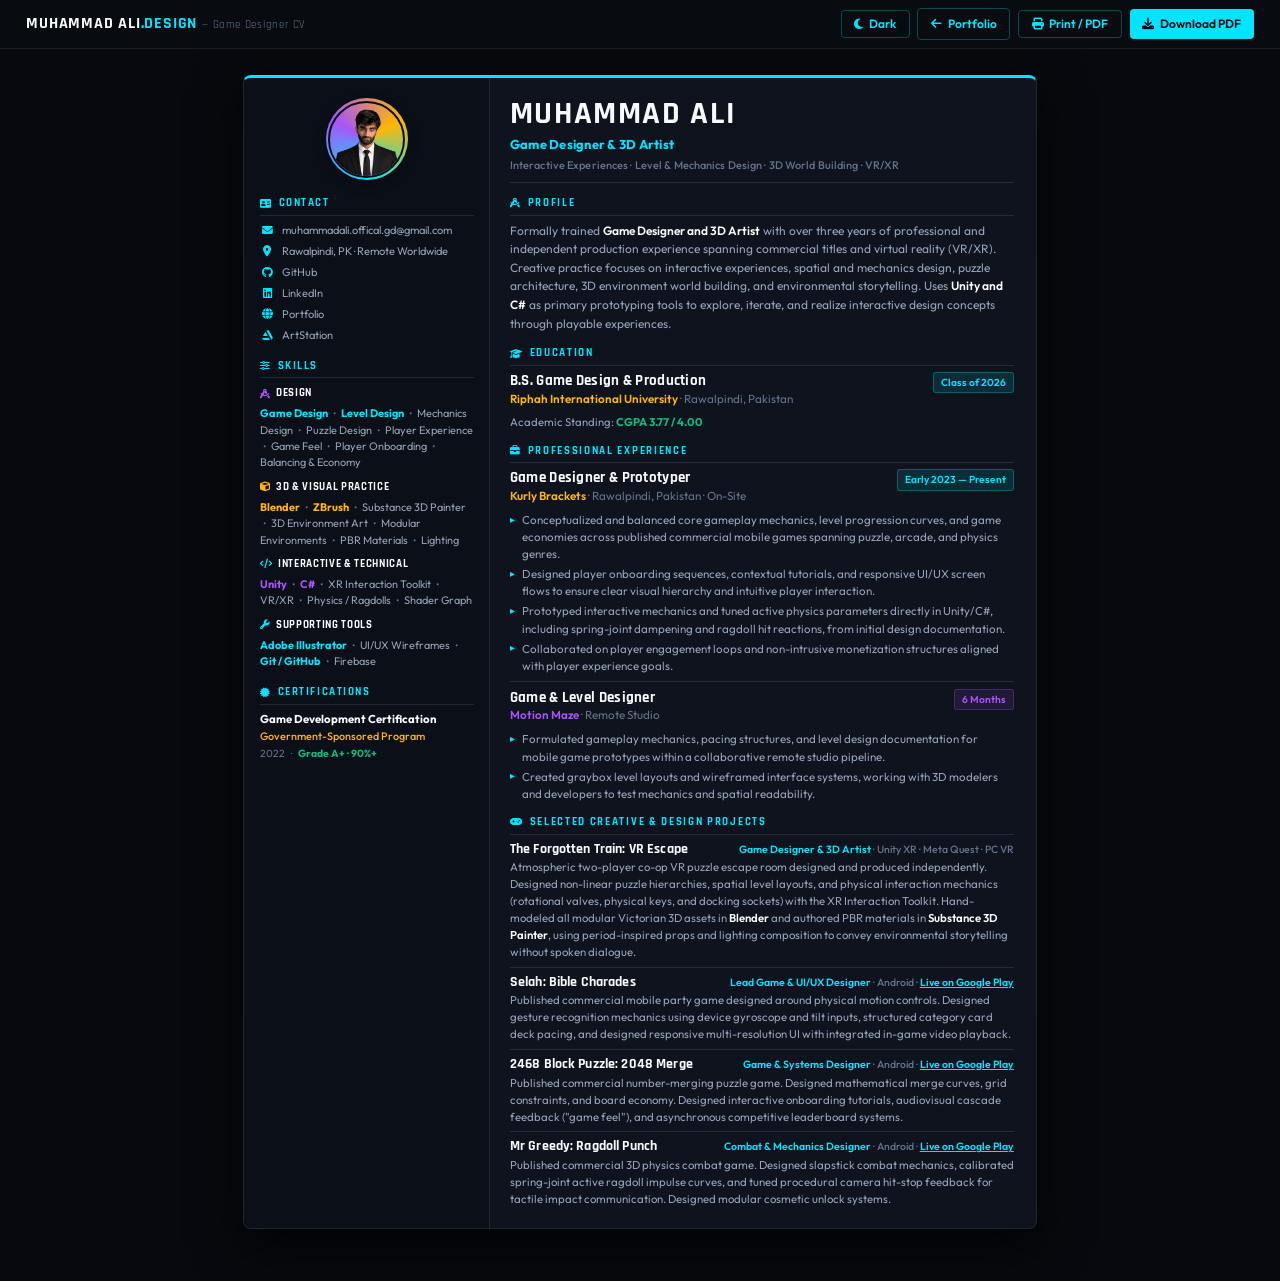
<file: cv.html>
<!DOCTYPE html>
<html lang="en">
<head>
  <meta charset="UTF-8">
  <meta name="viewport" content="width=device-width, initial-scale=1.0">
  <meta name="description" content="Muhammad Ali — Game Designer &amp; 3D Artist | Interactive Experiences · Level &amp; Mechanics Design · 3D World Building · VR/XR. Curriculum Vitae.">
  <meta http-equiv="Cache-Control" content="no-cache, no-store, must-revalidate">
  <meta http-equiv="Pragma" content="no-cache">
  <meta http-equiv="Expires" content="0">
  <title>Muhammad Ali — Game Designer &amp; 3D Artist CV</title>

  <!-- Early Theme Detection to match portfolio and prevent FOUC -->
  <script>
    (function() {
      try {
        const savedTheme = localStorage.getItem('portfolio-theme');
        if (savedTheme === 'light') {
          document.documentElement.setAttribute('data-theme', 'light');
        } else {
          document.documentElement.setAttribute('data-theme', 'dark');
        }
      } catch (e) {}
    })();
  </script>

  <link rel="preconnect" href="https://fonts.googleapis.com">
  <link rel="preconnect" href="https://fonts.gstatic.com" crossorigin>
  <link href="https://fonts.googleapis.com/css2?family=Outfit:wght@300;400;500;600;700&family=Rajdhani:wght@600;700;800&display=swap" rel="stylesheet">
  <link rel="stylesheet" href="https://cdnjs.cloudflare.com/ajax/libs/font-awesome/6.4.0/css/all.min.css">

  <style>
    /* ============================================================
       THEME VARIABLES
       Default / Dark Mode:
       ============================================================ */
    :root,
    [data-theme="dark"] {
      --bg-page:        #07090e;
      --bg-sidebar:     #0b0f17;
      --bg-main:        #0e131d;
      --bg-card:        rgba(255, 255, 255, 0.035);
      --bg-bar:         rgba(9, 12, 18, 0.94);
      --box-shadow:     0 16px 52px rgba(0, 0, 0, 0.75);

      /* Accents */
      --cyan:           #00e5ff;
      --cyan-dim:       rgba(0, 229, 255, 0.12);
      --cyan-border:    rgba(0, 229, 255, 0.28);
      --amber:          #ffb703;
      --amber-dim:      rgba(255, 183, 3, 0.12);
      --amber-border:   rgba(255, 183, 3, 0.26);
      --purple:         #a855f7;
      --purple-dim:     rgba(168, 85, 247, 0.12);
      --purple-border:  rgba(168, 85, 247, 0.26);
      --green:          #10b981;
      --green-dim:      rgba(16, 185, 129, 0.12);

      /* Text */
      --t-hi:           #f8fafc;
      --t-body:         #94a3b8;
      --t-dim:          #64748b;
      --t-inv:          #07090e;

      /* Borders */
      --b-soft:         rgba(255, 255, 255, 0.08);
      --b-rule:         rgba(255, 255, 255, 0.10);
      --photo-border:   #0b0f17;
    }

    /* ============================================================
       LIGHT THEME
       ============================================================ */
    [data-theme="light"] {
      --bg-page:        #f1f5f9;
      --bg-sidebar:     #f8fafc;
      --bg-main:        #ffffff;
      --bg-card:        #f1f5f9;
      --bg-bar:         rgba(255, 255, 255, 0.96);
      --box-shadow:     0 12px 36px rgba(15, 23, 42, 0.08);

      /* High-Contrast Accessible Accents */
      --cyan:           #0284c7;
      --cyan-dim:       rgba(2, 132, 199, 0.10);
      --cyan-border:    rgba(2, 132, 199, 0.28);
      --amber:          #b45309;
      --amber-dim:      rgba(180, 83, 9, 0.10);
      --amber-border:   rgba(180, 83, 9, 0.28);
      --purple:         #7c3aed;
      --purple-dim:     rgba(124, 58, 237, 0.10);
      --purple-border:  rgba(124, 58, 237, 0.28);
      --green:          #059669;
      --green-dim:      rgba(5, 150, 105, 0.10);

      /* Typography */
      --t-hi:           #090d16;
      --t-body:         #334155;
      --t-dim:          #64748b;
      --t-inv:          #ffffff;

      /* Borders */
      --b-soft:         #e2e8f0;
      --b-rule:         #e2e8f0;
      --photo-border:   #f8fafc;
    }

    /* Layout Constants */
    :root {
      --f-head:       'Rajdhani', sans-serif;
      --f-body:       'Outfit', -apple-system, BlinkMacSystemFont, 'Segoe UI', Roboto, sans-serif;
      --r-sm:         4px;
      --r-md:         8px;
      --page-w:       210mm;
      --sidebar-w:    65mm;
    }

    /* Reset */
    *, *::before, *::after { box-sizing: border-box; margin: 0; padding: 0; }

    html {
      font-size: 15px;
      -webkit-font-smoothing: antialiased;
      -moz-osx-font-smoothing: grayscale;
    }

    body {
      font-family: var(--f-body);
      background: var(--bg-page);
      color: var(--t-body);
      line-height: 1.5;
      transition: background-color 0.25s ease, color 0.25s ease;
    }

    a {
      color: var(--cyan);
      text-decoration: none;
      transition: color 0.15s ease;
    }
    a:hover { text-decoration: underline; }
    ul { list-style: none; }

    /* ============================================================
       WEB ACTION BAR (Hidden in Print)
       ============================================================ */
    .web-bar {
      position: sticky; top: 0; z-index: 50;
      display: flex; align-items: center; justify-content: space-between;
      padding: 0.55rem 1.75rem;
      background: var(--bg-bar);
      backdrop-filter: blur(12px);
      -webkit-backdrop-filter: blur(12px);
      border-bottom: 1px solid var(--b-soft);
      gap: 1rem;
    }
    .web-bar-brand {
      font-family: var(--f-head); font-size: 1.05rem; font-weight: 700;
      color: var(--t-hi); letter-spacing: 0.05em;
    }
    .web-bar-brand span { color: var(--cyan); }
    .web-bar-actions { display: flex; gap: 0.5rem; align-items: center; }
    .wb-btn {
      display: inline-flex; align-items: center; gap: 0.38rem;
      padding: 0.38rem 0.85rem; border-radius: var(--r-sm);
      font-family: var(--f-body); font-size: 0.8rem; font-weight: 600;
      cursor: pointer; border: none; transition: all 0.2s ease; text-decoration: none;
    }
    .wb-outline {
      background: transparent; border: 1px solid var(--cyan-border); color: var(--cyan);
    }
    .wb-outline:hover { background: var(--cyan-dim); text-decoration: none; }
    .wb-solid { background: var(--cyan); color: var(--t-inv); }
    .wb-solid:hover { background: #00b4d8; text-decoration: none; }

    /* ============================================================
       PAGE CONTAINER
       ============================================================ */
    .page-wrap {
      display: flex; justify-content: center; align-items: flex-start;
      padding: 1.75rem 1rem 3.5rem;
    }

    /* ============================================================
       A4 CV SHEET
       210mm x 297mm exactly
       ============================================================ */
    .cv-sheet {
      width: var(--page-w);
      min-height: 297mm;
      display: grid;
      grid-template-columns: var(--sidebar-w) 1fr;
      background: var(--bg-main);
      box-shadow: var(--box-shadow);
      border: 1px solid var(--b-soft);
      border-top: 3.5px solid var(--cyan);
      border-radius: var(--r-md);
      overflow: hidden;
      position: relative;
    }

    /* ============================================================
       SIDEBAR
       ============================================================ */
    .cv-sidebar {
      background: var(--bg-sidebar);
      border-right: 1px solid var(--b-rule);
      padding: 20px 15px 20px 16px;
      display: flex;
      flex-direction: column;
      gap: 15px;
    }

    /* Photo & Availability */
    .photo-wrap {
      display: flex;
      flex-direction: column;
      align-items: center;
      gap: 8px;
    }
    .photo-ring {
      width: 82px;
      height: 82px;
      border-radius: 50%;
      padding: 2.5px;
      background: conic-gradient(from 180deg, var(--cyan), var(--purple), var(--amber), var(--cyan));
      flex-shrink: 0;
      box-shadow: 0 4px 12px rgba(0, 0, 0, 0.25);
    }
    .photo-ring img {
      width: 100%;
      height: 100%;
      border-radius: 50%;
      object-fit: cover;
      object-position: center top;
      display: block;
      border: 2px solid var(--bg-sidebar);
    }
    .avail-badge {
      display: inline-flex;
      align-items: center;
      gap: 5px;
      font-size: 0.68rem;
      font-weight: 600;
      color: var(--green);
      letter-spacing: 0.04em;
      text-transform: uppercase;
      background: var(--green-dim);
      padding: 2.5px 9px;
      border-radius: 12px;
      border: 1px solid rgba(16, 185, 129, 0.25);
      white-space: nowrap;
    }
    .avail-dot {
      width: 6px;
      height: 6px;
      border-radius: 50%;
      background: var(--green);
      flex-shrink: 0;
    }

    /* Sidebar Section Heading */
    .sb-label {
      font-family: var(--f-head);
      font-size: 0.74rem;
      font-weight: 700;
      letter-spacing: 0.14em;
      text-transform: uppercase;
      color: var(--cyan);
      margin-bottom: 7px;
      padding-bottom: 3px;
      border-bottom: 1px solid var(--b-rule);
      display: flex;
      align-items: center;
      gap: 6px;
    }
    .sb-label i { font-size: 0.65rem; }

    /* Contact List */
    .contact-list {
      display: flex;
      flex-direction: column;
      gap: 6px;
    }
    .contact-item {
      display: flex;
      align-items: center;
      gap: 8px;
      font-size: 0.74rem;
      color: var(--t-body);
      line-height: 1.35;
    }
    .contact-item i {
      color: var(--cyan);
      font-size: 0.72rem;
      width: 14px;
      text-align: center;
      flex-shrink: 0;
    }
    .contact-item a {
      color: var(--t-body);
      text-decoration: none;
      transition: color 0.15s ease;
      white-space: nowrap;
      overflow: hidden;
      text-overflow: ellipsis;
    }
    .contact-item a:hover {
      color: var(--cyan);
      text-decoration: underline;
    }
    .contact-item span {
      white-space: nowrap;
      overflow: hidden;
      text-overflow: ellipsis;
    }

    /* Core Skills Groups */
    .skill-group {
      margin-bottom: 8px;
    }
    .skill-group:last-child {
      margin-bottom: 0;
    }
    .skill-group-name {
      font-family: var(--f-head);
      font-size: 0.75rem;
      font-weight: 700;
      letter-spacing: 0.06em;
      text-transform: uppercase;
      color: var(--t-hi);
      margin-bottom: 3px;
      display: flex;
      align-items: center;
      gap: 5px;
    }
    .skill-group-name i {
      font-size: 0.65rem;
      color: var(--cyan);
    }
    .skill-group:nth-child(2) .skill-group-name i { color: var(--purple); }
    .skill-group:nth-child(3) .skill-group-name i { color: var(--amber); }

    .skill-desc {
      font-size: 0.73rem;
      line-height: 1.5;
      color: var(--t-body);
    }
    .sk-pri {
      color: var(--cyan);
      font-weight: 700;
    }
    .sk-purple {
      color: var(--purple);
      font-weight: 700;
    }
    .sk-amber {
      color: var(--amber);
      font-weight: 700;
    }
    .sk-dot {
      color: var(--t-dim);
      font-size: 0.68rem;
      margin: 0 3px;
      user-select: none;
    }

    /* Education in Sidebar */
    .edu-block {
      margin-bottom: 8px;
    }
    .edu-block:last-child {
      margin-bottom: 0;
    }
    .edu-degree {
      font-size: 0.76rem;
      font-weight: 700;
      color: var(--t-hi);
      line-height: 1.25;
    }
    .edu-school {
      font-size: 0.72rem;
      color: var(--amber);
      font-weight: 500;
      margin-top: 1.5px;
    }
    .edu-meta {
      font-size: 0.69rem;
      color: var(--t-dim);
      margin-top: 2px;
      display: flex;
      align-items: center;
      gap: 4px;
    }
    .edu-gpa {
      color: var(--green);
      font-weight: 700;
    }

    /* ============================================================
       MAIN COLUMN
       ============================================================ */
    .cv-main {
      padding: 20px 22px 20px 20px;
      display: flex;
      flex-direction: column;
      gap: 12px;
    }

    /* Header Block */
    .cv-header {
      border-bottom: 1px solid var(--b-rule);
      padding-bottom: 8px;
    }
    .cv-name {
      font-family: var(--f-head);
      font-size: 2.15rem;
      font-weight: 800;
      color: var(--t-hi);
      letter-spacing: 0.05em;
      line-height: 1;
    }
    .cv-title {
      font-size: 0.86rem;
      font-weight: 600;
      color: var(--t-body);
      margin-top: 5px;
      letter-spacing: 0.02em;
    }
    .cv-title strong {
      color: var(--cyan);
      font-weight: 700;
    }
    .title-sep {
      color: var(--t-dim);
      margin: 0 4px;
    }
    .cv-subtitle {
      font-size: 0.73rem;
      color: var(--t-dim);
      font-weight: 500;
      margin-top: 2.5px;
      letter-spacing: 0.01em;
    }

    /* Section Label (Main Column) */
    .sec-label {
      font-family: var(--f-head);
      font-size: 0.75rem;
      font-weight: 700;
      letter-spacing: 0.15em;
      text-transform: uppercase;
      color: var(--cyan);
      margin-bottom: 6px;
      padding-bottom: 3px;
      border-bottom: 1px solid var(--b-rule);
      display: flex;
      align-items: center;
      gap: 6px;
    }
    .sec-label i { font-size: 0.65rem; }

    /* Profile / Summary */
    .summary-text {
      font-size: 0.80rem;
      color: var(--t-body);
      line-height: 1.55;
    }
    .summary-text strong {
      color: var(--t-hi);
      font-weight: 600;
    }

    /* Key Highlights / Metrics Row */
    .highlights {
      display: grid;
      grid-template-columns: repeat(4, 1fr);
      gap: 8px;
    }
    .hl-card {
      background: var(--bg-card);
      border: 1px solid var(--b-soft);
      border-radius: var(--r-sm);
      padding: 6px 8px;
      text-align: center;
    }
    .hl-num {
      font-family: var(--f-head);
      font-size: 1.30rem;
      font-weight: 800;
      color: var(--cyan);
      letter-spacing: 0.02em;
      line-height: 1.1;
    }
    .hl-num.hl-amber { color: var(--amber); }
    .hl-num.hl-purple { color: var(--purple); }
    .hl-desc {
      font-size: 0.63rem;
      color: var(--t-dim);
      font-weight: 600;
      letter-spacing: 0.08em;
      margin-top: 2px;
      text-transform: uppercase;
    }

    /* Professional Experience */
    .exp-block {
      margin-bottom: 7px;
    }
    .exp-block:last-child {
      margin-bottom: 0;
    }
    .exp-header {
      display: flex;
      justify-content: space-between;
      align-items: flex-start;
      gap: 6px;
      margin-bottom: 3px;
    }
    .exp-role {
      font-family: var(--f-head);
      font-size: 0.98rem;
      font-weight: 700;
      color: var(--t-hi);
      letter-spacing: 0.02em;
      line-height: 1.2;
    }
    .exp-date {
      font-size: 0.68rem;
      font-weight: 600;
      color: var(--cyan);
      background: var(--cyan-dim);
      border: 1px solid var(--cyan-border);
      padding: 2px 7px;
      border-radius: 3px;
      white-space: nowrap;
      flex-shrink: 0;
    }
    .exp-date-purple {
      background: var(--purple-dim);
      border-color: var(--purple-border);
      color: var(--purple);
    }
    .exp-company {
      font-size: 0.78rem;
      color: var(--amber);
      font-weight: 600;
      margin-bottom: 3.5px;
    }
    .exp-company span {
      color: var(--t-dim);
      font-weight: 400;
    }
    .exp-bullets {
      padding-left: 0;
    }
    .exp-bullets li {
      position: relative;
      padding-left: 12px;
      font-size: 0.77rem;
      color: var(--t-body);
      line-height: 1.48;
      margin-bottom: 3px;
    }
    .exp-bullets li:last-child {
      margin-bottom: 0;
    }
    .exp-bullets li::before {
      content: '▸';
      position: absolute;
      left: 0;
      color: var(--cyan);
      font-size: 0.65rem;
      top: 1.5px;
    }
    .exp-bullets li strong {
      color: var(--t-hi);
      font-weight: 600;
    }

    .exp-divider {
      border: none;
      border-top: 1px solid var(--b-rule);
      margin: 7px 0;
    }

    /* Selected Projects */
    .proj-block {
      margin-bottom: 6px;
    }
    .proj-block:last-child {
      margin-bottom: 0;
    }
    .proj-header {
      display: flex;
      align-items: baseline;
      justify-content: space-between;
      flex-wrap: wrap;
      gap: 3px 6px;
      margin-bottom: 2px;
    }
    .proj-name {
      font-family: var(--f-head);
      font-size: 0.93rem;
      font-weight: 700;
      color: var(--t-hi);
      letter-spacing: 0.01em;
      line-height: 1.2;
    }
    .proj-meta {
      font-size: 0.70rem;
      color: var(--t-dim);
      font-weight: 500;
    }
    .proj-meta strong {
      color: var(--cyan);
      font-weight: 600;
    }
    .proj-link {
      color: var(--cyan);
      font-weight: 600;
      text-decoration: underline;
    }
    .proj-desc {
      font-size: 0.76rem;
      color: var(--t-body);
      line-height: 1.48;
    }
    .proj-desc strong {
      color: var(--t-hi);
      font-weight: 600;
    }

    .proj-divider {
      border: none;
      border-top: 1px solid var(--b-rule);
      margin: 6px 0;
    }

    /* ============================================================
       RESPONSIVE (Screen only)
       ============================================================ */
    @media screen and (max-width: 768px) {
      .page-wrap { padding: 0; }
      .cv-sheet {
        width: 100%;
        min-height: auto;
        grid-template-columns: 1fr;
        border-radius: 0;
      }
      .cv-sidebar {
        border-right: none;
        border-bottom: 1px solid var(--b-rule);
        padding: 18px 16px;
      }
      .photo-wrap { flex-direction: row; justify-content: flex-start; gap: 14px; }
      .cv-main { padding: 18px 16px; }
      .highlights { grid-template-columns: repeat(2, 1fr); }
    }

    /* ============================================================
       PRINT / PDF SPECIFIC STYLES
       Guaranteed EXACTLY 1 A4 PAGE (210mm x 297mm)
       Crisp, high-contrast, ink-friendly typography
       ============================================================ */
    @page {
      size: A4 portrait;
      margin: 0;
    }

    @media print {
      *, *::before, *::after {
        -webkit-print-color-adjust: exact !important;
        print-color-adjust: exact !important;
      }

      :root,
      [data-theme="dark"],
      [data-theme="light"],
      body {
        --bg-page:        #ffffff !important;
        --bg-sidebar:     #f8fafc !important;
        --bg-main:        #ffffff !important;
        --bg-card:        #f1f5f9 !important;
        --cyan:           #0284c7 !important;
        --cyan-dim:       rgba(2, 132, 199, 0.08) !important;
        --cyan-border:    rgba(2, 132, 199, 0.32) !important;
        --amber:          #b45309 !important;
        --amber-dim:      rgba(180, 83, 9, 0.08) !important;
        --amber-border:   rgba(180, 83, 9, 0.30) !important;
        --purple:         #6d28d9 !important;
        --purple-dim:     rgba(109, 40, 217, 0.08) !important;
        --purple-border:  rgba(109, 40, 217, 0.30) !important;
        --green:          #047857 !important;
        --green-dim:      rgba(4, 120, 87, 0.08) !important;
        --t-hi:           #090d16 !important;
        --t-body:         #263344 !important;
        --t-dim:          #475569 !important;
        --t-inv:          #ffffff !important;
        --b-soft:         #e2e8f0 !important;
        --b-rule:         #e2e8f0 !important;
      }

      html, body {
        width: 210mm !important;
        height: 297mm !important;
        max-height: 297mm !important;
        margin: 0 !important;
        padding: 0 !important;
        background: #ffffff !important;
        color: #263344 !important;
        overflow: hidden !important;
        font-size: 14.5px !important;
      }

      .web-bar {
        display: none !important;
      }

      .page-wrap {
        padding: 0 !important;
        margin: 0 !important;
        display: block !important;
        width: 210mm !important;
        height: 297mm !important;
        max-height: 297mm !important;
        overflow: hidden !important;
      }

      .cv-sheet {
        width: 210mm !important;
        height: 297mm !important;
        max-height: 297mm !important;
        border: none !important;
        border-top: 3.5px solid #0284c7 !important;
        border-radius: 0 !important;
        box-shadow: none !important;
        background: #ffffff !important;
        overflow: hidden !important;
        grid-template-columns: var(--sidebar-w) 1fr !important;
      }

      .cv-sidebar {
        background: #f8fafc !important;
        border-right: 1px solid #e2e8f0 !important;
        padding: 20px 15px 18px 16px !important;
        gap: 15px !important;
      }

      .photo-wrap {
        display: flex !important;
        flex-direction: column !important;
        align-items: center !important;
        justify-content: center !important;
        gap: 8px !important;
        width: 100% !important;
      }

      .photo-ring {
        background: #0284c7 !important;
        padding: 2px !important;
        box-shadow: none !important;
      }
      .photo-ring img {
        border-color: #f8fafc !important;
      }
      .avail-badge {
        background: #ecfdf5 !important;
        border-color: #a7f3d0 !important;
        color: #047857 !important;
        white-space: nowrap !important;
        padding: 2.5px 9px !important;
      }
      .avail-dot {
        background: #047857 !important;
      }

      .cv-main {
        padding: 20px 22px 18px 20px !important;
        gap: 12px !important;
        background: #ffffff !important;
      }

      /* High-Contrast Print Typography */
      .cv-name, .exp-role, .proj-name, .edu-degree, .skill-group-name {
        color: #090d16 !important;
      }

      .cv-title strong, .sec-label, .sb-label, .contact-item i, .exp-bullets li::before, .proj-meta strong, .proj-link {
        color: #0284c7 !important;
      }

      .cv-title, .cv-subtitle, .proj-meta, .edu-meta, .hl-desc, .exp-company span {
        color: #475569 !important;
      }

      .summary-text, .exp-bullets li, .proj-desc, .contact-item, .contact-item a, .contact-item span, .skill-desc {
        color: #263344 !important;
      }

      /* CRITICAL: ensure all strong text is deeply visible in print */
      strong,
      .summary-text strong,
      .exp-bullets li strong,
      .proj-desc strong,
      .edu-gpa {
        color: #090d16 !important;
        font-weight: 700 !important;
      }

      .sk-pri {
        color: #0284c7 !important;
        font-weight: 700 !important;
      }

      .sk-purple {
        color: #6d28d9 !important;
        font-weight: 700 !important;
      }

      .sk-amber {
        color: #b45309 !important;
        font-weight: 700 !important;
      }

      .sk-dot {
        color: #94a3b8 !important;
      }

      .exp-company, .edu-school, .hl-num.hl-amber {
        color: #b45309 !important;
      }

      .hl-num.hl-purple {
        color: #6d28d9 !important;
      }

      .hl-card {
        background: #f8fafc !important;
        border: 1px solid #e2e8f0 !important;
      }

      .exp-date {
        background: rgba(2, 132, 199, 0.08) !important;
        border-color: rgba(2, 132, 199, 0.30) !important;
        color: #0284c7 !important;
      }

      .exp-date-purple {
        background: rgba(109, 40, 217, 0.08) !important;
        border-color: rgba(109, 40, 217, 0.30) !important;
        color: #6d28d9 !important;
      }

      .exp-divider, .proj-divider, .sec-label, .sb-label, .cv-header {
        border-color: #e2e8f0 !important;
      }

      /* Prevent any page splits */
      .highlights, .exp-block, .proj-block, .edu-block, .skill-group {
        page-break-inside: avoid !important;
        break-inside: avoid !important;
      }
    }
  </style>
</head>
<body>

  <!-- WEB-ONLY ACTION BAR -->
  <header class="web-bar" aria-label="Page controls">
    <div class="web-bar-brand">MUHAMMAD ALI<span>.DESIGN</span> <span style="color:var(--t-dim);font-weight:400;font-size:0.75rem;">— Game Designer CV</span></div>
    <div class="web-bar-actions">
      <button class="wb-btn wb-outline" id="theme-toggle" title="Toggle Dark / Light Mode" aria-label="Toggle Theme">
        <i class="fa-solid fa-moon" id="theme-icon"></i>
        <span id="theme-label">Theme</span>
      </button>
      <a href="index.html" class="wb-btn wb-outline"><i class="fa-solid fa-arrow-left"></i> Portfolio</a>
      <button class="wb-btn wb-outline" onclick="window.print()"><i class="fa-solid fa-print"></i> Print / PDF</button>
      <a href="assets/Muhammad_Ali_Resume.pdf?v=designer" class="wb-btn wb-solid" download="Muhammad_Ali_Resume.pdf"><i class="fa-solid fa-download"></i> Download PDF</a>
    </div>
  </header>

  <div class="page-wrap">
    <article class="cv-sheet" aria-label="Muhammad Ali — Curriculum Vitae">

      <!-- ====================================================
           SIDEBAR (Left Column)
           ==================================================== -->
      <aside class="cv-sidebar" aria-label="Candidate details and core competencies">

        <!-- Photo -->
        <div class="photo-wrap">
          <div class="photo-ring">
            <img src="assets/profile.webp"
                 alt="Muhammad Ali"
                 width="77" height="77"
                 fetchpriority="high">
          </div>
        </div>

        <!-- Contact Information -->
        <section aria-labelledby="sb-contact">
          <h2 class="sb-label" id="sb-contact"><i class="fa-solid fa-address-card"></i> Contact</h2>
          <ul class="contact-list">
            <li class="contact-item">
              <i class="fa-solid fa-envelope"></i>
              <a href="mailto:muhammadali.offical.gd@gmail.com" title="Email Muhammad Ali">muhammadali.offical.gd@gmail.com</a>
            </li>
            <li class="contact-item">
              <i class="fa-solid fa-location-dot"></i>
              <span>Rawalpindi, PK · Remote Worldwide</span>
            </li>
            <li class="contact-item">
              <i class="fa-brands fa-github"></i>
              <a href="https://github.com/Muhammad-Ali-344" target="_blank" rel="noopener noreferrer" title="GitHub Profile">GitHub</a>
            </li>
            <li class="contact-item">
              <i class="fa-brands fa-linkedin"></i>
              <a href="https://www.linkedin.com/in/muhammad-ali-381865352/" target="_blank" rel="noopener noreferrer" title="LinkedIn Profile">LinkedIn</a>
            </li>
            <li class="contact-item">
              <i class="fa-solid fa-globe"></i>
              <a href="https://muhammad-ali-344.github.io" target="_blank" rel="noopener noreferrer" title="Portfolio Website">Portfolio</a>
            </li>
            <li class="contact-item">
              <i class="fa-brands fa-artstation"></i>
              <a href="https://www.artstation.com/muhammadali344" target="_blank" rel="noopener noreferrer" title="ArtStation Profile">ArtStation</a>
            </li>
          </ul>
        </section>

        <!-- Design & Technical Skills -->
        <section aria-labelledby="sb-skills">
          <h2 class="sb-label" id="sb-skills"><i class="fa-solid fa-sliders"></i> Skills</h2>

          <!-- Design -->
          <div class="skill-group">
            <div class="skill-group-name"><i class="fa-solid fa-compass-drafting"></i> Design</div>
            <p class="skill-desc">
              <span class="sk-pri">Game Design</span> <span class="sk-dot">•</span>
              <span class="sk-pri">Level Design</span> <span class="sk-dot">•</span>
              <span>Mechanics Design</span> <span class="sk-dot">•</span>
              <span>Puzzle Design</span> <span class="sk-dot">•</span>
              <span>Player Experience</span> <span class="sk-dot">•</span>
              <span>Game Feel</span> <span class="sk-dot">•</span>
              <span>Player Onboarding</span> <span class="sk-dot">•</span>
              <span>Balancing &amp; Economy</span>
            </p>
          </div>

          <!-- 3D & Visual Practice -->
          <div class="skill-group">
            <div class="skill-group-name"><i class="fa-solid fa-cube"></i> 3D &amp; Visual Practice</div>
            <p class="skill-desc">
              <span class="sk-amber">Blender</span> <span class="sk-dot">•</span>
              <span class="sk-amber">ZBrush</span> <span class="sk-dot">•</span>
              <span>Substance 3D Painter</span> <span class="sk-dot">•</span>
              <span>3D Environment Art</span> <span class="sk-dot">•</span>
              <span>Modular Environments</span> <span class="sk-dot">•</span>
              <span>PBR Materials</span> <span class="sk-dot">•</span>
              <span>Lighting</span>
            </p>
          </div>

          <!-- Interactive & Technical -->
          <div class="skill-group">
            <div class="skill-group-name"><i class="fa-solid fa-code"></i> Interactive &amp; Technical</div>
            <p class="skill-desc">
              <span class="sk-purple">Unity</span> <span class="sk-dot">•</span>
              <span class="sk-purple">C#</span> <span class="sk-dot">•</span>
              <span>XR Interaction Toolkit</span> <span class="sk-dot">•</span>
              <span>VR/XR</span> <span class="sk-dot">•</span>
              <span>Physics / Ragdolls</span> <span class="sk-dot">•</span>
              <span>Shader Graph</span>
            </p>
          </div>

          <!-- Supporting Tools -->
          <div class="skill-group">
            <div class="skill-group-name"><i class="fa-solid fa-wrench"></i> Supporting Tools</div>
            <p class="skill-desc">
              <span class="sk-pri">Adobe Illustrator</span> <span class="sk-dot">•</span>
              <span>UI/UX Wireframes</span> <span class="sk-dot">•</span>
              <span class="sk-pri">Git / GitHub</span> <span class="sk-dot">•</span>
              <span>Firebase</span>
            </p>
          </div>
        </section>

        <!-- Additional Training & Certifications -->
        <section aria-labelledby="sb-cert">
          <h2 class="sb-label" id="sb-cert"><i class="fa-solid fa-certificate"></i> Certifications</h2>
          <div class="edu-block">
            <div class="edu-degree">Game Development Certification</div>
            <div class="edu-school">Government-Sponsored Program</div>
            <div class="edu-meta">
              <span>2022</span> &nbsp;·&nbsp; <span class="edu-gpa">Grade A+ · 90%+</span>
            </div>
          </div>
        </section>

      </aside>

      <!-- ====================================================
           MAIN COLUMN (Right Column)
           ==================================================== -->
      <main class="cv-main" aria-label="Professional Experience and Projects">

        <!-- Header: Name & Positioning -->
        <header class="cv-header">
          <h1 class="cv-name">MUHAMMAD ALI</h1>
          <p class="cv-title">
            <strong>Game Designer &amp; 3D Artist</strong>
          </p>
          <p class="cv-subtitle">
            Interactive Experiences · Level &amp; Mechanics Design · 3D World Building · VR/XR
          </p>
        </header>

        <!-- Academic & Artistic Profile -->
        <section aria-labelledby="sec-profile">
          <h2 class="sec-label" id="sec-profile"><i class="fa-solid fa-compass-drafting"></i> Profile</h2>
          <p class="summary-text">
            Formally trained <strong>Game Designer and 3D Artist</strong> with over three years of professional and independent production experience spanning commercial titles and virtual reality (VR/XR). Creative practice focuses on interactive experiences, spatial and mechanics design, puzzle architecture, 3D environment world building, and environmental storytelling. Uses <strong>Unity and C#</strong> as primary prototyping tools to explore, iterate, and realize interactive design concepts through playable experiences.
          </p>
        </section>

        <!-- Education -->
        <section aria-labelledby="sec-edu">
          <h2 class="sec-label" id="sec-edu"><i class="fa-solid fa-graduation-cap"></i> Education</h2>
          <div class="exp-block">
            <div class="exp-header">
              <div>
                <h3 class="exp-role">B.S. Game Design &amp; Production</h3>
                <p class="exp-company">Riphah International University <span>· Rawalpindi, Pakistan</span></p>
              </div>
              <span class="exp-date">Class of 2026</span>
            </div>
            <p style="font-size:0.75rem; color:var(--t-body); margin-top:1px;">
              Academic Standing: <strong class="edu-gpa" style="color:var(--green);">CGPA 3.77 / 4.00</strong>
            </p>
          </div>
        </section>

        <!-- Professional Experience -->
        <section aria-labelledby="sec-exp">
          <h2 class="sec-label" id="sec-exp"><i class="fa-solid fa-briefcase"></i> Professional Experience</h2>

          <!-- Kurly Brackets -->
          <div class="exp-block">
            <div class="exp-header">
              <div>
                <h3 class="exp-role">Game Designer &amp; Prototyper</h3>
                <p class="exp-company">Kurly Brackets <span>· Rawalpindi, Pakistan · On-Site</span></p>
              </div>
              <span class="exp-date">Early 2023 — Present</span>
            </div>
            <ul class="exp-bullets">
              <li>Conceptualized and balanced core gameplay mechanics, level progression curves, and game economies across published commercial mobile games spanning puzzle, arcade, and physics genres.</li>
              <li>Designed player onboarding sequences, contextual tutorials, and responsive UI/UX screen flows to ensure clear visual hierarchy and intuitive player interaction.</li>
              <li>Prototyped interactive mechanics and tuned active physics parameters directly in Unity/C#, including spring-joint dampening and ragdoll hit reactions, from initial design documentation.</li>
              <li>Collaborated on player engagement loops and non-intrusive monetization structures aligned with player experience goals.</li>
            </ul>
          </div>

          <hr class="exp-divider">

          <!-- Motion Maze -->
          <div class="exp-block">
            <div class="exp-header">
              <div>
                <h3 class="exp-role">Game &amp; Level Designer</h3>
                <p class="exp-company" style="color:var(--purple);">Motion Maze <span>· Remote Studio</span></p>
              </div>
              <span class="exp-date exp-date-purple">6 Months</span>
            </div>
            <ul class="exp-bullets">
              <li>Formulated gameplay mechanics, pacing structures, and level design documentation for mobile game prototypes within a collaborative remote studio pipeline.</li>
              <li>Created graybox level layouts and wireframed interface systems, working with 3D modelers and developers to test mechanics and spatial readability.</li>
            </ul>
          </div>
        </section>

        <!-- Selected Creative & Design Projects -->
        <section aria-labelledby="sec-proj">
          <h2 class="sec-label" id="sec-proj"><i class="fa-solid fa-gamepad"></i> Selected Creative &amp; Design Projects</h2>

          <!-- Project 1: The Forgotten Train (Flagship) -->
          <div class="proj-block">
            <div class="proj-header">
              <h3 class="proj-name">The Forgotten Train: VR Escape</h3>
              <span class="proj-meta"><strong>Game Designer &amp; 3D Artist</strong> · Unity XR · Meta Quest · PC VR</span>
            </div>
            <p class="proj-desc">
              Atmospheric two-player co-op VR puzzle escape room designed and produced independently. Designed non-linear puzzle hierarchies, spatial level layouts, and physical interaction mechanics (rotational valves, physical keys, and docking sockets) with the XR Interaction Toolkit. Hand-modeled all modular Victorian 3D assets in <strong>Blender</strong> and authored PBR materials in <strong>Substance 3D Painter</strong>, using period-inspired props and lighting composition to convey environmental storytelling without spoken dialogue.
            </p>
          </div>

          <hr class="proj-divider">

          <!-- Project 2: Selah -->
          <div class="proj-block">
            <div class="proj-header">
              <h3 class="proj-name">Selah: Bible Charades</h3>
              <span class="proj-meta"><strong>Lead Game &amp; UI/UX Designer</strong> · Android · <a href="https://play.google.com/store/apps/details?id=com.selah.bible.headsup.quiz.games" target="_blank" rel="noopener noreferrer" class="proj-link">Live on Google Play</a></span>
            </div>
            <p class="proj-desc">
              Published commercial mobile party game designed around physical motion controls. Designed gesture recognition mechanics using device gyroscope and tilt inputs, structured category card deck pacing, and designed responsive multi-resolution UI with integrated in-game video playback.
            </p>
          </div>

          <hr class="proj-divider">

          <!-- Project 3: 2468 Block Puzzle -->
          <div class="proj-block">
            <div class="proj-header">
              <h3 class="proj-name">2468 Block Puzzle: 2048 Merge</h3>
              <span class="proj-meta"><strong>Game &amp; Systems Designer</strong> · Android · <a href="https://play.google.com/store/apps/details?id=com.kurlybrackets.merge2048" target="_blank" rel="noopener noreferrer" class="proj-link">Live on Google Play</a></span>
            </div>
            <p class="proj-desc">
              Published commercial number-merging puzzle game. Designed mathematical merge curves, grid constraints, and board economy. Designed interactive onboarding tutorials, audiovisual cascade feedback ("game feel"), and asynchronous competitive leaderboard systems.
            </p>
          </div>

          <hr class="proj-divider">

          <!-- Project 4: Mr Greedy -->
          <div class="proj-block">
            <div class="proj-header">
              <h3 class="proj-name">Mr Greedy: Ragdoll Punch</h3>
              <span class="proj-meta"><strong>Combat &amp; Mechanics Designer</strong> · Android · <a href="https://play.google.com/store/apps/details?id=com.mrgreedy.ragdollpunch" target="_blank" rel="noopener noreferrer" class="proj-link">Live on Google Play</a></span>
            </div>
            <p class="proj-desc">
              Published commercial 3D physics combat game. Designed slapstick combat mechanics, calibrated spring-joint active ragdoll impulse curves, and tuned procedural camera hit-stop feedback for tactile impact communication. Designed modular cosmetic unlock systems.
            </p>
          </div>

        </section>

      </main>
    </article>
  </div>

  <!-- Theme Toggle & Storage Sync Script -->
  <script>
    (function() {
      const toggleBtn = document.getElementById('theme-toggle');
      const icon = document.getElementById('theme-icon');
      const label = document.getElementById('theme-label');

      function updateToggleUI(theme) {
        if (!icon || !label) return;
        if (theme === 'light') {
          icon.className = 'fa-solid fa-sun';
          label.textContent = 'Light';
          if (toggleBtn) toggleBtn.setAttribute('title', 'Switch to Dark Mode');
        } else {
          icon.className = 'fa-solid fa-moon';
          label.textContent = 'Dark';
          if (toggleBtn) toggleBtn.setAttribute('title', 'Switch to Light Mode');
        }
      }

      function setTheme(theme) {
        document.documentElement.setAttribute('data-theme', theme);
        try {
          localStorage.setItem('portfolio-theme', theme);
        } catch (e) {}
        updateToggleUI(theme);
      }

      const currentTheme = document.documentElement.getAttribute('data-theme') || 'dark';
      updateToggleUI(currentTheme);

      if (toggleBtn) {
        toggleBtn.addEventListener('click', function() {
          const active = document.documentElement.getAttribute('data-theme');
          const next = active === 'light' ? 'dark' : 'light';
          setTheme(next);
        });
      }

      window.addEventListener('storage', function(e) {
        if (e.key === 'portfolio-theme' && e.newValue) {
          document.documentElement.setAttribute('data-theme', e.newValue);
          updateToggleUI(e.newValue);
        }
      });
    })();
  </script>
</body>
</html>
</file>
